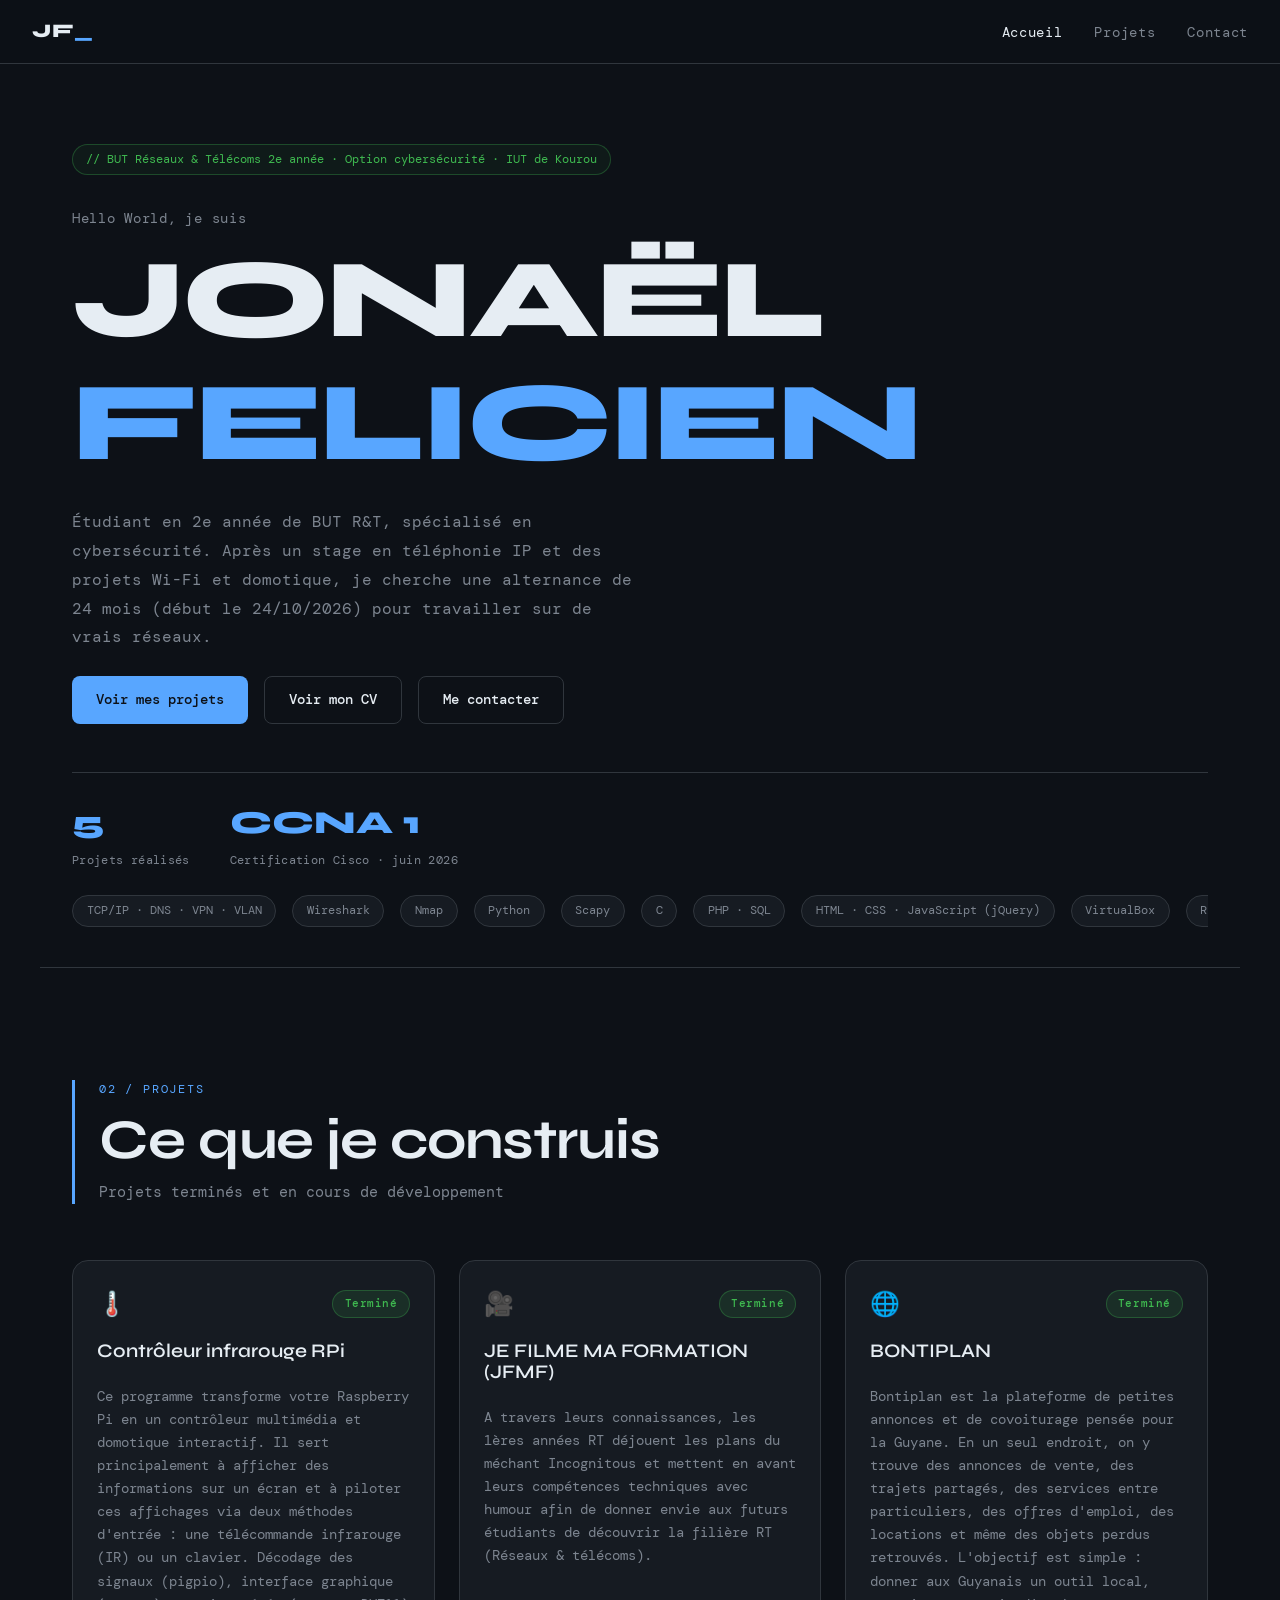
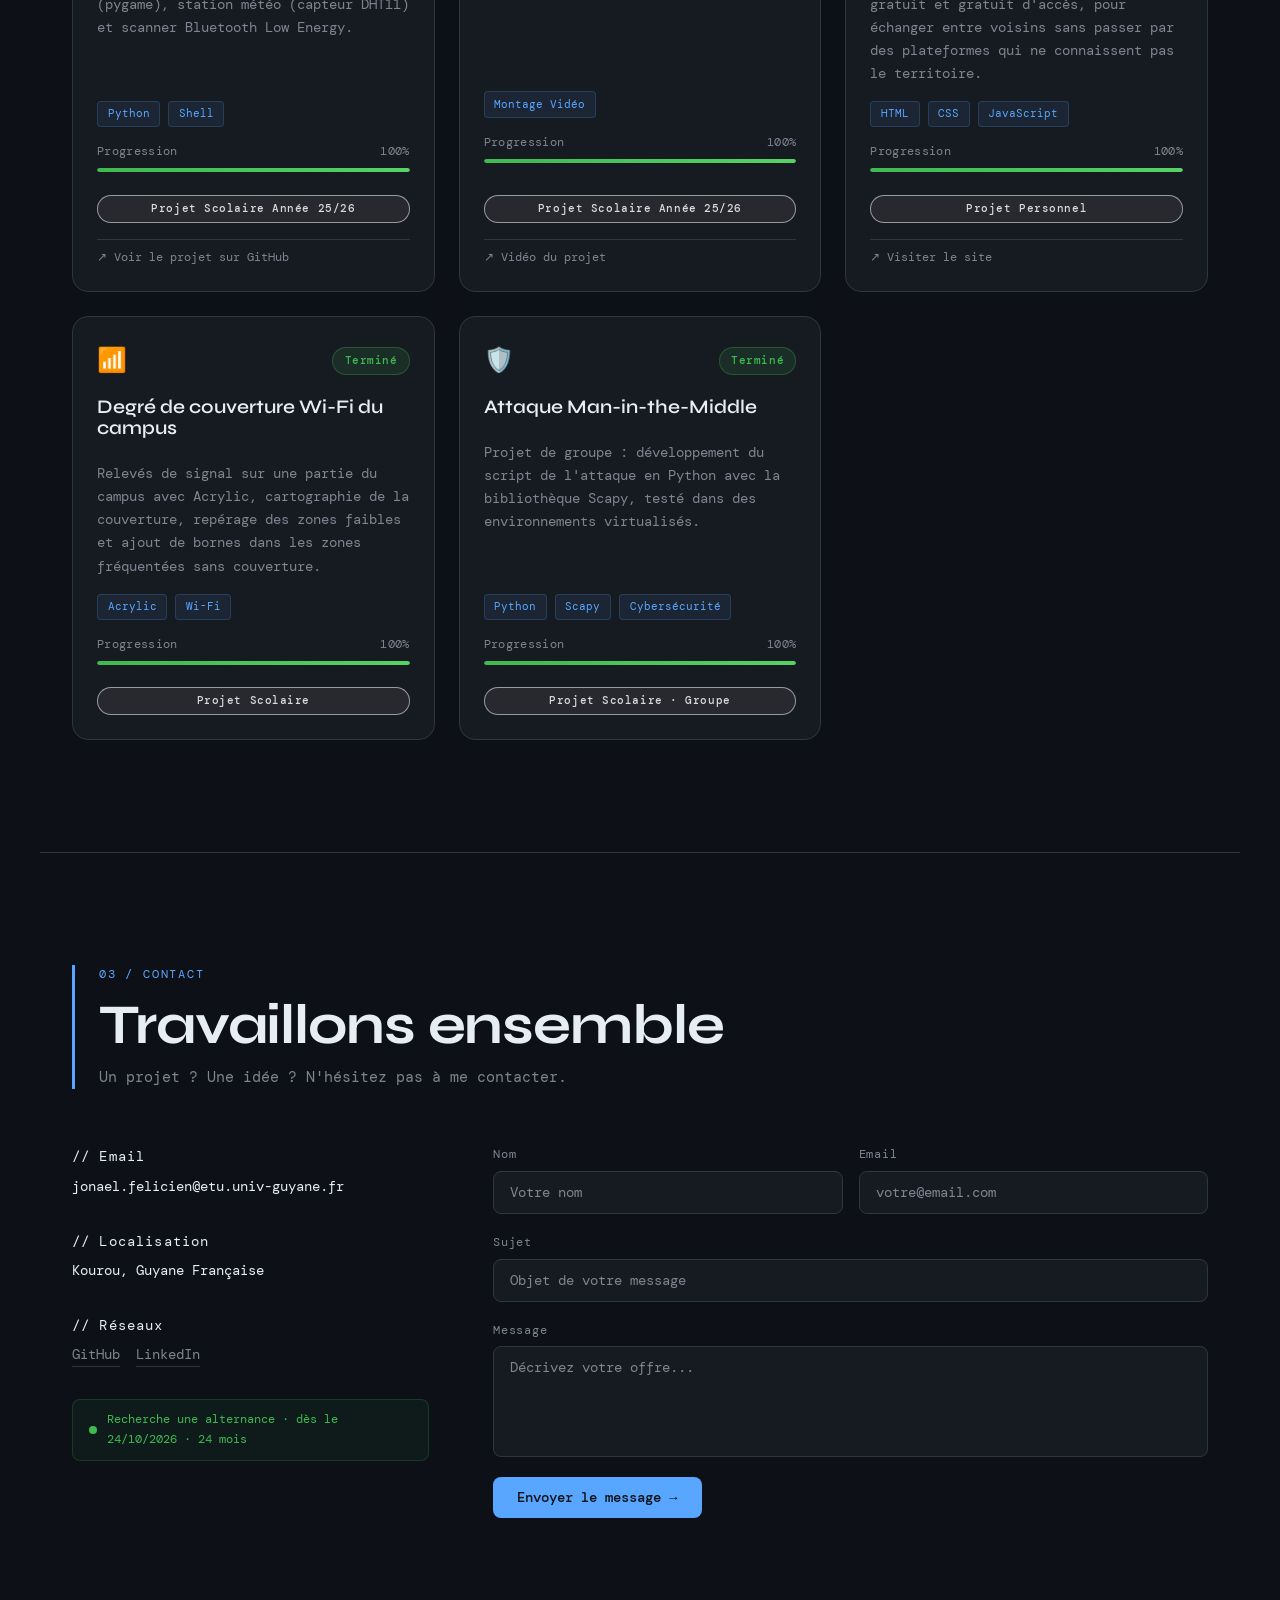
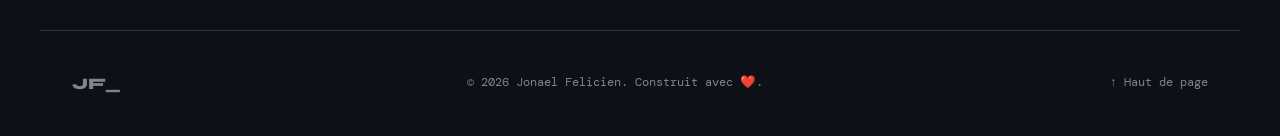
<file: index.html>
<!DOCTYPE html>
<html lang="fr">

<head>
  <meta charset="UTF-8" />
  <meta name="viewport" content="width=device-width, initial-scale=1.0" />
  <title>Mon Portfolio - JF</title>
  <link rel="preconnect" href="https://fonts.googleapis.com" />
  <link rel="preconnect" href="https://fonts.gstatic.com" crossorigin />
  <link href="https://fonts.googleapis.com/css2?family=DM+Mono:ital,wght@0,300;0,400;0,500;1,300&family=Syne:wght@400;600;700;800&display=swap" rel="stylesheet" />
  <link rel="stylesheet" href="./style.css" />
  <script src="https://code.jquery.com/jquery-3.7.1.min.js"></script>
  <script src="./main.js"></script>
</head>

<body>
  <nav>
    <span class="nav-logo">JF<span class="blink">_</span></span>
    <ul>
      <li><a href="#accueil">Accueil</a></li>
      <li><a href="#projets">Projets</a></li>
      <li><a href="#contact">Contact</a></li>
    </ul>
    <button class="menu-toggle" aria-label="Menu">
      <span></span><span></span><span></span>
    </button>
  </nav>

  <div class="mobile-menu">
    <a href="#accueil">Accueil</a>
    <a href="#projets">Projets</a>
    <a href="#contact">Contact</a>
  </div>

  <section id="accueil">
    <div class="hero-grid">
      <div class="hero-label">
        <span class="tag">// BUT Réseaux &amp; Télécoms 2e année · Option cybersécurité · IUT de Kourou</span>
      </div>
      <div class="hero-content">
        <p class="hero-intro">Hello World, je suis</p>
        <h1>JONAËL<br /><em>FELICIEN</em></h1>
        <p class="hero-desc">
          Étudiant en 2e année de BUT R&amp;T, spécialisé en cybersécurité. Après un stage en téléphonie IP et des
          projets Wi-Fi et domotique, je cherche une alternance de 24 mois (début le 24/10/2026) pour travailler
          sur de vrais réseaux.
        </p>
        <div class="hero-actions">
          <a href="#projets" class="btn-primary">Voir mes projets</a>
          <a href="./CV.pdf" target="_blank" class="btn-ghost">Voir mon CV</a>
          <a href="#contact" class="btn-ghost">Me contacter</a>
        </div>
      </div>
      <div class="hero-stats">
        <div class="stat">
          <span class="stat-num">5</span>
          <span class="stat-label">Projets réalisés</span>
        </div>
        <div class="stat">
          <span class="stat-num">CCNA 1</span>
          <span class="stat-label">Certification Cisco · juin 2026</span>
        </div>
      </div>
    </div>

    <div class="skills-bar">
      <span>TCP/IP · DNS · VPN · VLAN</span>
      <span>Wireshark</span>
      <span>Nmap</span>
      <span>Python</span>
      <span>Scapy</span>
      <span>C</span>
      <span>PHP · SQL</span>
      <span>HTML · CSS · JavaScript (jQuery)</span>
      <span>VirtualBox</span>
      <span>Raspberry Pi · Arduino</span>
      <span>Montage Vidéo (Basique)</span>
    </div>
  </section>

  <section id="projets">
    <div class="section-header" data-reveal>
      <span class="section-tag">02 / projets</span>
      <h2>Ce que je construis</h2>
      <p>Projets terminés et en cours de développement</p>
    </div>

    <div class="projects-grid">
      <article class="project-card finished">
        <div class="card-top">
          <div class="card-icon">🌡️</div>
          <span class="badge badge-done">Terminé</span>
        </div>
        <h3>Contrôleur infrarouge RPi</h3>
        <p>Ce programme transforme votre Raspberry Pi en un contrôleur multimédia et domotique interactif.
          Il sert principalement à afficher des informations sur un écran et à piloter ces affichages via deux
          méthodes d'entrée : une télécommande infrarouge (IR) ou un clavier. Décodage des signaux (pigpio),
          interface graphique (pygame), station météo (capteur DHT11) et scanner Bluetooth Low Energy.
        </p>
        <div class="tech-stack">
          <span>Python</span>
          <span>Shell</span>
        </div>
        <div class="progress-wrap">
          <div class="progress-header">
            <span>Progression</span>
            <span>100%</span>
          </div>
          <div class="progress-track">
            <div class="progress-fill" data-width="100"></div>
          </div>
          <span class="badge badge-ps">Projet Scolaire Année 25/26</span>
        </div>
        <div class="card-links">
          <a href="https://github.com/JF-BUIUT/Controleur-IR-multifonction-RPi.git" class="link-icon">↗ Voir le projet sur GitHub</a>
        </div>
      </article>

      <article class="project-card finished">
        <div class="card-top">
          <div class="card-icon">🎥</div>
          <span class="badge badge-done">Terminé</span>
        </div>
        <h3>JE FILME MA FORMATION (JFMF)</h3>
        <p>A travers leurs connaissances, les 1ères années RT déjouent les plans du méchant Incognitous et
          mettent en avant leurs compétences techniques avec humour afin de donner envie aux futurs étudiants
          de découvrir la filière RT (Réseaux & télécoms).</p>
        <div class="tech-stack">
          <span>Montage Vidéo</span>
        </div>
        <div class="progress-wrap">
          <div class="progress-header">
            <span>Progression</span>
            <span>100%</span>
          </div>
          <div class="progress-track">
            <div class="progress-fill" data-width="100"></div>
          </div>
        </div>
        <span class="badge badge-ps">Projet Scolaire Année 25/26</span>
        <div class="card-links">
          <a href="https://www.parcoursmetiers.tv/video/19063-mission-de-protection-informatique-sur-la-fusee-ariane-6"
            class="link-icon">↗ Vidéo du projet</a>
        </div>
      </article>

      <article class="project-card finished">
        <div class="card-top">
          <div class="card-icon">🌐</div>
          <span class="badge badge-done">Terminé</span>
        </div>
        <h3>BONTIPLAN</h3>
        <p>Bontiplan est la plateforme de petites annonces
          et de covoiturage pensée pour la Guyane. En un seul endroit, on y trouve des annonces de vente,
          des trajets partagés, des services entre particuliers, des offres d'emploi, des locations
          et même des objets perdus retrouvés. L'objectif est simple : donner aux Guyanais un outil local,
          gratuit et gratuit d'accès, pour échanger entre voisins sans passer par des plateformes qui ne
          connaissent pas le territoire.</p>
        <div class="tech-stack">
          <span>HTML</span>
          <span>CSS</span>
          <span>JavaScript</span>
        </div>
        <div class="progress-wrap">
          <div class="progress-header">
            <span>Progression</span>
            <span>100%</span>
          </div>
          <div class="progress-track">
            <div class="progress-fill" data-width="100"></div>
          </div>
          <span class="badge badge-ps">Projet Personnel</span>
        </div>
        <div class="card-links">
          <a href="https://bontiplan.fr" target="_blank" class="link-icon">↗ Visiter le site</a>
        </div>
      </article>

      <article class="project-card finished">
        <div class="card-top">
          <div class="card-icon">📶</div>
          <span class="badge badge-done">Terminé</span>
        </div>
        <h3>Degré de couverture Wi-Fi du campus</h3>
        <p>Relevés de signal sur une partie du campus avec Acrylic, cartographie de la couverture, repérage
          des zones faibles et ajout de bornes dans les zones fréquentées sans couverture.</p>
        <div class="tech-stack">
          <span>Acrylic</span>
          <span>Wi-Fi</span>
        </div>
        <div class="progress-wrap">
          <div class="progress-header">
            <span>Progression</span>
            <span>100%</span>
          </div>
          <div class="progress-track">
            <div class="progress-fill" data-width="100"></div>
          </div>
          <span class="badge badge-ps">Projet Scolaire</span>
        </div>
      </article>

      <article class="project-card finished">
        <div class="card-top">
          <div class="card-icon">🛡️</div>
          <span class="badge badge-done">Terminé</span>
        </div>
        <h3>Attaque Man-in-the-Middle</h3>
        <p>Projet de groupe : développement du script de l'attaque en Python avec la bibliothèque Scapy,
          testé dans des environnements virtualisés.</p>
        <div class="tech-stack">
          <span>Python</span>
          <span>Scapy</span>
          <span>Cybersécurité</span>
        </div>
        <div class="progress-wrap">
          <div class="progress-header">
            <span>Progression</span>
            <span>100%</span>
          </div>
          <div class="progress-track">
            <div class="progress-fill" data-width="100"></div>
          </div>
          <span class="badge badge-ps">Projet Scolaire · Groupe</span>
        </div>
      </article>
    </div>
  </section>

  <section id="contact">
    <div class="section-header">
      <span class="section-tag">03 / contact</span>
      <h2>Travaillons ensemble</h2>
      <p>Un projet ? Une idée ? N'hésitez pas à me contacter.</p>
    </div>

    <div class="contact-layout">
      <div class="contact-info">
        <div class="contact-item">
          <span class="contact-label">// Email</span>
          <a href="mailto:jonael.felicien5@gmail.com"><span>jonael.felicien@etu.univ-guyane.fr</span></a>
        </div>
        <div class="contact-item">
          <span class="contact-label">// Localisation</span>
          <span>Kourou, Guyane Française</span>
        </div>
        <div class="contact-item">
          <span class="contact-label">// Réseaux</span>
          <div class="social-links">
            <a href="https://github.com/JF-BUIUT">GitHub</a>
            <a href="https://www.linkedin.com/in/jonael-felicien/">LinkedIn</a>
          </div>
        </div>

          <div class="availability-badge">
            <span class="dot"></span>
            Recherche une alternance · dès le 24/10/2026 · 24 mois
          </div>

      </div>

      <form class="contact-form" id="contactForm" action="https://formspree.io/f/xlgwkova" method="POST">
        <div class="form-row">
          <div class="form-group">
            <label for="nom">Nom</label>
            <input type="text" id="nom" name="name" placeholder="Votre nom" required />
          </div>
          <div class="form-group">
            <label for="email">Email</label>
            <input type="email" id="email" name="email" placeholder="votre@email.com" required />
          </div>
        </div>
        <div class="form-group">
          <label for="sujet">Sujet</label>
          <input type="text" id="sujet" name="subject" placeholder="Objet de votre message" required />
        </div>
        <div class="form-group">
          <label for="message">Message</label>
          <textarea id="message" name="message" rows="5" placeholder="Décrivez votre offre..." required></textarea>
        </div>
        <button type="submit" class="btn-primary">Envoyer le message →</button>
        <p class="form-success" id="formSuccess">Message envoyé avec succès ! Je vous répondrai bientôt.</p>
      </form>
    </div>
  </section>

  <footer>
    <span class="footer-logo">JF_</span>
    <p>© 2026 Jonael Felicien. Construit avec ❤️.</p>
    <a href="#accueil" class="back-top">↑ Haut de page</a>
  </footer>
</body>
</html>
</file>
<file: style.css>
:root {
  --bg:        #0d1117;
  --bg-2:      #161b22;
  --bg-3:      #21262d;
  --border:    #30363d;
  --text:      #e6edf3;
  --muted:     #7d8590;
  --accent:    #58a6ff;
  --accent-2:  #3fb950;
  --accent-3:  #f78166;
  --ongoing:   #d29922;
  --done:      #3fb950;
  --radius:    8px;
  --radius-lg: 16px;
}

*, *::before, *::after {
  margin: 0;
  padding: 0;
  box-sizing: border-box;
}

html {
  scroll-behavior: smooth;
  font-size: 16px;
}

body {
  background: var(--bg);
  color: var(--text);
  font-family: 'DM Mono', monospace;
  line-height: 1.6;
  overflow-x: hidden;
}

::-webkit-scrollbar { width: 6px; }
::-webkit-scrollbar-track { background: var(--bg); }
::-webkit-scrollbar-thumb { background: var(--border); border-radius: 3px; }
::-webkit-scrollbar-thumb:hover { background: var(--muted); }

::selection { background: var(--accent); color: var(--bg); }

h1, h2, h3 {
  font-family: 'Syne', sans-serif;
  line-height: 1.1;
}

h1 {
  font-size: clamp(3.5rem, 9vw, 7rem);
  font-weight: 800;
  letter-spacing: -0.03em;
  color: var(--text);
}

h1 em {
  font-style: normal;
  color: var(--accent);
  position: relative;
}

h2 {
  font-size: clamp(2rem, 5vw, 3.5rem);
  font-weight: 700;
  letter-spacing: -0.02em;
}

h3 {
  font-size: 1.2rem;
  font-weight: 600;
  margin-bottom: 0.5rem;
}

a {
  color: var(--accent);
  text-decoration: none;
  transition: opacity 0.2s;
}
a:hover { opacity: 0.8; }

nav {
  position: fixed;
  top: 0;
  left: 0;
  right: 0;
  z-index: 100;
  display: flex;
  align-items: center;
  justify-content: space-between;
  padding: 1rem 2rem;
  background: rgba(13, 17, 23, 0.85);
  backdrop-filter: blur(12px);
  border-bottom: 1px solid var(--border);
  transition: background 0.3s;
}

.nav-logo {
  font-family: 'Syne', sans-serif;
  font-weight: 800;
  font-size: 1.2rem;
  color: var(--text);
  letter-spacing: 0.05em;
}

.blink {
  animation: blink 1.2s step-end infinite;
  color: var(--accent);
}
@keyframes blink { 0%, 100% { opacity: 1; } 50% { opacity: 0; } }

nav ul {
  display: flex;
  gap: 2rem;
  list-style: none;
}

nav ul a {
  color: var(--muted);
  font-size: 0.85rem;
  letter-spacing: 0.05em;
  transition: color 0.2s;
}
nav ul a:hover, nav ul a.active { color: var(--text); }

.menu-toggle {
  display: none;
  flex-direction: column;
  gap: 5px;
  background: none;
  border: none;
  cursor: pointer;
  padding: 4px;
}
.menu-toggle span {
  display: block;
  width: 22px;
  height: 2px;
  background: var(--text);
  border-radius: 2px;
  transition: all 0.3s;
}

.menu-toggle.open span:nth-child(1) {
  transform: translateY(7px) rotate(45deg);
}
.menu-toggle.open span:nth-child(2) {
  opacity: 0;
}
.menu-toggle.open span:nth-child(3) {
  transform: translateY(-7px) rotate(-45deg);
}

.mobile-menu {
  display: none;
  position: fixed;
  top: 65px;
  left: 0; right: 0;
  background: var(--bg-2);
  border-bottom: 1px solid var(--border);
  flex-direction: column;
  padding: 1.5rem 2rem;
  gap: 1.2rem;
  z-index: 99;
  transform: translateY(-110%);
  transition: transform 0.3s ease;
}
.mobile-menu.open {
  transform: translateY(0);
}
.mobile-menu a {
  font-family: 'Syne', sans-serif;
  font-size: 1.1rem;
  font-weight: 600;
  color: var(--text);
}

section {
  padding: 7rem 2rem;
  max-width: 1200px;
  margin: 0 auto;
}

#accueil { padding-top: 9rem; padding-bottom: 2rem; }

.section-header {
  margin-bottom: 3.5rem;
  border-left: 3px solid var(--accent);
  padding-left: 1.5rem;
}

.section-tag {
  font-size: 0.75rem;
  color: var(--accent);
  letter-spacing: 0.15em;
  text-transform: uppercase;
  display: block;
  margin-bottom: 0.6rem;
}

.section-header p {
  color: var(--muted);
  margin-top: 0.6rem;
  font-size: 0.95rem;
}

.hero-grid {
  display: grid;
  grid-template-columns: 1fr;
  gap: 2rem;
}

.tag {
  font-size: 0.75rem;
  color: var(--accent-2);
  border: 1px solid rgba(63, 185, 80, 0.3);
  padding: 0.3rem 0.8rem;
  border-radius: 20px;
  background: rgba(63, 185, 80, 0.05);
  display: inline-block;
}

.hero-intro {
  font-size: 0.9rem;
  color: var(--muted);
  margin-bottom: 0.5rem;
  letter-spacing: 0.05em;
}

.hero-desc {
  font-size: 1rem;
  color: var(--muted);
  max-width: 560px;
  line-height: 1.8;
  margin: 1.5rem 0 1.5rem;
}

.hero-actions {
  display: flex;
  gap: 1rem;
  flex-wrap: wrap;
}

.btn-primary {
  display: inline-flex;
  align-items: center;
  gap: 0.5rem;
  background: var(--accent);
  color: var(--bg);
  padding: 0.75rem 1.5rem;
  border-radius: var(--radius);
  font-family: 'DM Mono', monospace;
  font-size: 0.85rem;
  font-weight: 500;
  border: none;
  cursor: pointer;
  transition: opacity 0.2s, transform 0.2s;
}
.btn-primary:hover { opacity: 0.9; transform: translateY(-1px); color: var(--bg); }

.btn-ghost {
  display: inline-flex;
  align-items: center;
  gap: 0.5rem;
  background: transparent;
  color: var(--text);
  padding: 0.75rem 1.5rem;
  border-radius: var(--radius);
  font-family: 'DM Mono', monospace;
  font-size: 0.85rem;
  font-weight: 500;
  border: 1px solid var(--border);
  cursor: pointer;
  transition: border-color 0.2s, transform 0.2s;
}
.btn-ghost:hover { border-color: var(--accent); color: var(--accent); transform: translateY(-1px); }

.hero-stats {
  display: flex;
  gap: 2.5rem;
  margin-top: 1rem;
  padding-top: 1.5rem;
  border-top: 1px solid var(--border);
  flex-wrap: wrap;
}

.stat {
  display: flex;
  flex-direction: column;
  gap: 0.2rem;
}

.stat-num {
  font-family: 'Syne', sans-serif;
  font-size: 2rem;
  font-weight: 800;
  color: var(--accent);
}

.stat-label {
  font-size: 0.75rem;
  color: var(--muted);
  letter-spacing: 0.03em;
}

.skills-bar {
  margin-top: 1.5rem;
  display: flex;
  gap: 1rem;
  overflow-x: auto;
  padding-bottom: 0.5rem;
  scrollbar-width: none;
}
.skills-bar::-webkit-scrollbar { display: none; }

.skills-bar span {
  flex-shrink: 0;
  font-size: 0.75rem;
  color: var(--muted);
  border: 1px solid var(--border);
  padding: 0.35rem 0.85rem;
  border-radius: 20px;
  background: var(--bg-2);
  transition: color 0.2s, border-color 0.2s;
}
.skills-bar span:hover { color: var(--accent); border-color: var(--accent); }

#projets { border-top: 1px solid var(--border); }

.projects-grid {
  display: grid;
  grid-template-columns: repeat(auto-fill, minmax(330px, 1fr));
  gap: 1.5rem;
}

.project-card {
  background: var(--bg-2);
  border: 1px solid var(--border);
  border-radius: var(--radius-lg);
  padding: 1.5rem;
  display: flex;
  flex-direction: column;
  gap: 1rem;
  transition: border-color 0.25s, transform 0.25s, box-shadow 0.25s;
}

.project-card:hover {
  border-color: var(--accent);
  transform: translateY(-4px);
  box-shadow: 0 8px 30px rgba(88, 166, 255, 0.08);
}

.project-card.ongoing:hover {
  border-color: var(--ongoing);
  box-shadow: 0 8px 30px rgba(210, 153, 34, 0.08);
}

.card-top {
  display: flex;
  align-items: center;
  justify-content: space-between;
}

.card-icon { font-size: 1.5rem; }

.badge {
  font-size: 0.7rem;
  padding: 0.25rem 0.7rem;
  border-radius: 20px;
  font-weight: 500;
  letter-spacing: 0.05em;
}

.badge-ps {
  margin-top: 1rem;
  text-align: center;
  background: rgba(165, 147, 147, 0.12);
  color: rgba(255, 255, 255, 0.822);
  border: 1px solid rgba(255, 255, 255, 0.527);
}

.badge-done {
  background: rgba(63, 185, 80, 0.12);
  color: var(--done);
  border: 1px solid rgba(63, 185, 80, 0.3);
}

.badge-ongoing {
  background: rgba(210, 153, 34, 0.12);
  color: var(--ongoing);
  border: 1px solid rgba(210, 153, 34, 0.3);
}

.project-card p {
  font-size: 0.85rem;
  color: var(--muted);
  line-height: 1.7;
  flex: 1;
}

.tech-stack {
  display: flex;
  flex-wrap: wrap;
  gap: 0.5rem;
}

.tech-stack span {
  font-size: 0.7rem;
  color: var(--accent);
  background: rgba(88, 166, 255, 0.08);
  border: 1px solid rgba(88, 166, 255, 0.2);
  padding: 0.2rem 0.6rem;
  border-radius: 4px;
}

.progress-wrap { display: flex; flex-direction: column; gap: 0.4rem; }

.progress-header {
  display: flex;
  justify-content: space-between;
  font-size: 0.72rem;
  color: var(--muted);
  letter-spacing: 0.03em;
}

.progress-track {
  height: 4px;
  background: var(--bg-3);
  border-radius: 4px;
  overflow: hidden;
}

.progress-fill {
  height: 100%;
  background: linear-gradient(90deg, var(--accent), #79c0ff);
  border-radius: 4px;
  width: 0;
  transition: width 1.2s cubic-bezier(0.4, 0, 0.2, 1);
}

.finished .progress-fill {
  background: linear-gradient(90deg, var(--accent-2), #56d364);
}

.ongoing .progress-fill {
  background: linear-gradient(90deg, var(--ongoing), #e3b341);
}

.card-links {
  display: flex;
  gap: 1rem;
  padding-top: 0.5rem;
  border-top: 1px solid var(--border);
}

.link-icon {
  font-size: 0.78rem;
  color: var(--muted);
  transition: color 0.2s;
}
.link-icon:hover { color: var(--accent); }

#contact { border-top: 1px solid var(--border); }

.contact-layout {
  display: grid;
  grid-template-columns: 1fr 2fr;
  gap: 4rem;
  align-items: start;
}

.contact-info {
  display: flex;
  flex-direction: column;
  gap: 2rem;
}

.contact-item {
  display: flex;
  flex-direction: column;
  gap: 0.4rem;
}

.contact-label {
  font-size: 0.72rem;
  color: var(--accent);
  letter-spacing: 0.08em;
}

.contact-item > a,
.contact-item > span {
  font-size: 0.9rem;
  color: var(--text);
}

.social-links {
  display: flex;
  gap: 1rem;
  flex-wrap: wrap;
}

.social-links a {
  font-size: 0.85rem;
  color: var(--muted);
  border-bottom: 1px solid var(--border);
  padding-bottom: 1px;
  transition: color 0.2s, border-color 0.2s;
}
.social-links a:hover { color: var(--accent); border-color: var(--accent); }

.availability-badge {
  display: inline-flex;
  align-items: center;
  gap: 0.6rem;
  font-size: 0.78rem;
  color: var(--accent-2);
  background: rgba(63, 185, 80, 0.06);
  border: 1px solid rgba(63, 185, 80, 0.2);
  padding: 0.6rem 1rem;
  border-radius: 8px;
}

.dot {
  width: 8px;
  height: 8px;
  background: var(--accent-2);
  border-radius: 50%;
  animation: pulse 2s ease-in-out infinite;
  flex-shrink: 0;
}

.not-availability-badge {
  display: inline-flex;
  align-items: center;
  gap: 0.6rem;
  font-size: 0.78rem;
  color: rgb(206, 20, 20);
  background: rgba(255, 0, 0, 0.06);
  border: 1px solid rgba(255, 0, 0, 0.2);
  padding: 0.6rem 1rem;
  border-radius: 8px;
}

.not-dot {
  width: 8px;
  height: 8px;
  background: rgb(207, 12, 12);
  border-radius: 50%;
  animation: pulse 2s ease-in-out infinite;
  flex-shrink: 0;
}

@keyframes pulse {
  0%, 100% { box-shadow: 0 0 0 0 rgba(63, 185, 80, 0.4); }
  50% { box-shadow: 0 0 0 6px rgba(63, 185, 80, 0); }
}

.contact-form {
  display: flex;
  flex-direction: column;
  gap: 1.2rem;
}

.form-row {
  display: grid;
  grid-template-columns: 1fr 1fr;
  gap: 1rem;
}

.form-group {
  display: flex;
  flex-direction: column;
  gap: 0.4rem;
}

label {
  font-size: 0.75rem;
  color: var(--muted);
  letter-spacing: 0.06em;
}

input, textarea {
  background: var(--bg-2);
  border: 1px solid var(--border);
  border-radius: var(--radius);
  color: var(--text);
  font-family: 'DM Mono', monospace;
  font-size: 0.85rem;
  padding: 0.75rem 1rem;
  transition: border-color 0.2s, box-shadow 0.2s;
  resize: none;
  width: 100%;
}

input:focus, textarea:focus {
  outline: none;
  border-color: var(--accent);
  box-shadow: 0 0 0 3px rgba(88, 166, 255, 0.1);
}

input::placeholder, textarea::placeholder { color: var(--muted); }

.contact-form .btn-primary { align-self: flex-start; }

.form-success {
  display: none;
  font-size: 0.82rem;
  color: var(--accent-2);
  background: rgba(63, 185, 80, 0.08);
  border: 1px solid rgba(63, 185, 80, 0.2);
  padding: 0.7rem 1rem;
  border-radius: var(--radius);
}

footer {
  border-top: 1px solid var(--border);
  padding: 2.5rem 2rem;
  display: flex;
  align-items: center;
  justify-content: space-between;
  max-width: 1200px;
  margin: 0 auto;
  flex-wrap: wrap;
  gap: 1rem;
}

.footer-logo {
  font-family: 'Syne', sans-serif;
  font-weight: 800;
  color: var(--muted);
  font-size: 1rem;
}

footer p {
  font-size: 0.78rem;
  color: var(--muted);
}

.back-top {
  font-size: 0.78rem;
  color: var(--muted);
  transition: color 0.2s;
}
.back-top:hover { color: var(--accent); }

[data-reveal] {
  opacity: 0;
  transform: translateY(24px);
  transition: opacity 0.6s ease, transform 0.6s ease;
}
[data-reveal].visible {
  opacity: 1;
  transform: translateY(0);
}

@media (max-width: 900px) {
  .contact-layout {
    grid-template-columns: 1fr;
    gap: 2.5rem;
  }
}

@media (max-width: 768px) {
  nav ul { display: none; }
  .menu-toggle { display: flex; }
  .mobile-menu { display: flex; }

  section { padding: 5rem 1.25rem; }
  #accueil { padding-top: 7rem; }

  .projects-grid {
    grid-template-columns: 1fr;
  }

  .form-row {
    grid-template-columns: 1fr;
  }

  .hero-stats {
    gap: 1.5rem;
  }

  footer {
    flex-direction: column;
    align-items: flex-start;
    gap: 0.6rem;
  }
}

@media (max-width: 480px) {
  h1 { font-size: 2.8rem; }
  .hero-actions { flex-direction: column; align-items: flex-start; }
  .btn-primary, .btn-ghost { width: 100%; justify-content: center; }
}
</file>
